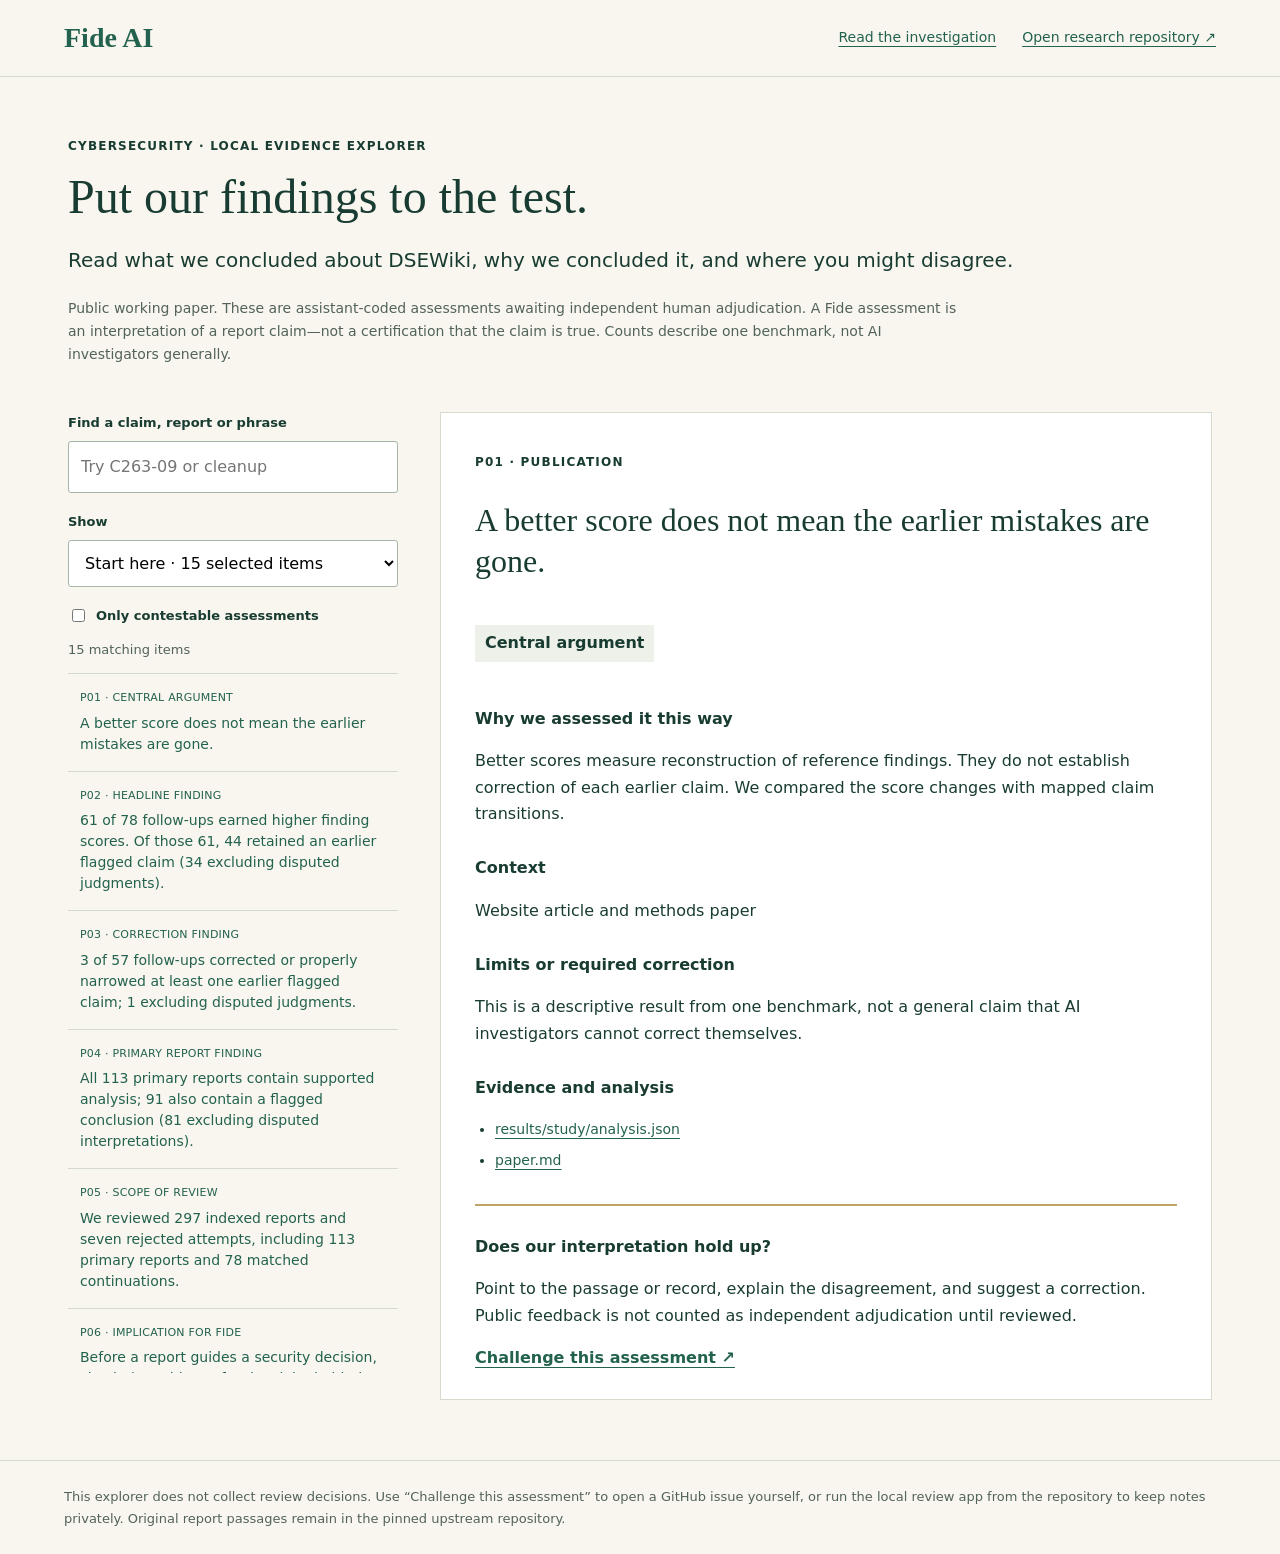
<file: explorer/index.html>
<!doctype html><html lang="en"><head><meta charset="utf-8"><meta name="viewport" content="width=device-width,initial-scale=1"><title>DSEWiki evidence explorer | Fide AI</title><meta name="description" content="Inspect Fide AI’s DSEWiki claim assessments, supporting evidence and follow-up comparisons. Challenge our reasoning in the open."><link rel="stylesheet" href="style.css"><script src="app.js" defer></script></head><body>
<header><a class="brand" href="https://fideai.org">Fide AI</a><nav><a href="https://fideai.org/insights/how-certainty-enters-an-ai-incident-report/">Read the investigation</a><a href="https://github.com/FideAI/dsewiki-investigation">Open research repository ↗</a></nav></header>
<section class="intro"><p class="eyebrow">Cybersecurity · Local evidence explorer</p><h1>Put our findings to the test.</h1><p>Read what we concluded about DSEWiki, why we concluded it, and where you might disagree.</p><p class="note">Public working paper. These are assistant-coded assessments awaiting independent human adjudication. A Fide assessment is an interpretation of a report claim—not a certification that the claim is true. Counts describe one benchmark, not AI investigators generally.</p></section>
<main><aside><label for="search">Find a claim, report or phrase</label><input id="search" type="search" placeholder="Try C263-09 or cleanup"><label for="kind">Show</label><select id="kind"><option value="featured">Start here · 15 selected items</option value="all">All assessments</option><option value="publication">Publication findings</option><option value="claim">Report claims</option><option value="transition">Follow-up comparisons</option></select><label class="check"><input id="disputed" type="checkbox"> Only contestable assessments</label><p id="count" aria-live="polite">Loading evidence…</p><div id="list" aria-label="Assessment list"></div><button id="more" hidden>Show 80 more</button></aside><article id="detail" aria-live="polite"><h2>Loading the research record…</h2></article></main>
<footer>This explorer does not collect review decisions. Use “Challenge this assessment” to open a GitHub issue yourself, or run the local review app from the repository to keep notes privately. Original report passages remain in the pinned upstream repository.</footer></body></html>
</file>
<file: explorer/style.css>
:root{color-scheme:light;--ink:#193c32;--paper:#f8f6ef;--line:#d5dace}*{box-sizing:border-box}body{margin:0;background:var(--paper);color:var(--ink);font:16px/1.65 system-ui,sans-serif}a{color:#23624e;text-underline-offset:4px}header{display:flex;justify-content:space-between;gap:24px;padding:22px 5%;border-bottom:1px solid var(--line)}.brand{font:700 28px Georgia,serif;text-decoration:none}nav{display:flex;gap:26px;align-items:center;font-size:14px}.intro{max-width:1200px;margin:auto;padding:48px 28px 32px}.eyebrow{font-size:12px;font-weight:700;text-transform:uppercase;letter-spacing:.1em}h1{font:48px/1.15 Georgia,serif;margin:12px 0}h2{font:32px/1.3 Georgia,serif;overflow-wrap:anywhere}h3{font-size:16px;margin:28px 0 8px}.note{font-size:14px;max-width:900px;color:#52635a}.intro>p:not(.eyebrow):not(.note){font-size:20px}main{max-width:1200px;margin:0 auto 60px;padding:0 28px;display:grid;grid-template-columns:330px minmax(0,1fr);gap:42px}aside{min-width:0}label{display:block;font-size:13px;font-weight:600;margin-bottom:7px}input[type=search],select{width:100%;padding:12px;background:white;border:1px solid #a6b6a9;border-radius:3px;font:inherit;margin-bottom:18px}.check{display:flex;align-items:center;gap:8px}#count{font-size:13px;color:#52635a}#list{max-height:700px;overflow-y:auto;border-top:1px solid var(--line)}.result{display:block;text-decoration:none;padding:16px 12px;border-bottom:1px solid var(--line);font-size:14px;line-height:1.5}.result:hover,.result[aria-current]{background:#e6ecdf}.meta{display:block;font-size:11px;text-transform:uppercase;margin-bottom:6px;letter-spacing:.02em}article{padding:28px 34px;background:white;border:1px solid var(--line);min-width:0;overflow-wrap:anywhere}article p{white-space:pre-line}article>a{display:block;margin:10px 0}.verdict{display:inline-block;padding:5px 10px;background:#edf1e9;font-weight:600}.disputed{color:#71531a;font-size:14px}ul{padding-left:20px}li{margin:8px 0;font-size:14px}.challenge{border-top:2px solid #bfa566;margin-top:32px}.challenge a{font-weight:700}button{background:var(--ink);color:white;border:0;padding:12px 18px;cursor:pointer;font:inherit;margin-top:15px}footer{border-top:1px solid var(--line);padding:25px max(5%,24px);font-size:13px;color:#52635a}a:focus-visible,button:focus-visible,input:focus-visible,select:focus-visible{outline:3px solid #bd9337;outline-offset:3px}@media(max-width:760px){header{flex-wrap:wrap}nav{flex-wrap:wrap;gap:14px}h1{font-size:36px}main{grid-template-columns:1fr;padding:0 18px;gap:25px}.intro{padding:30px 18px}#list{max-height:280px}article{padding:22px}h2{font-size:27px}}
</file>
